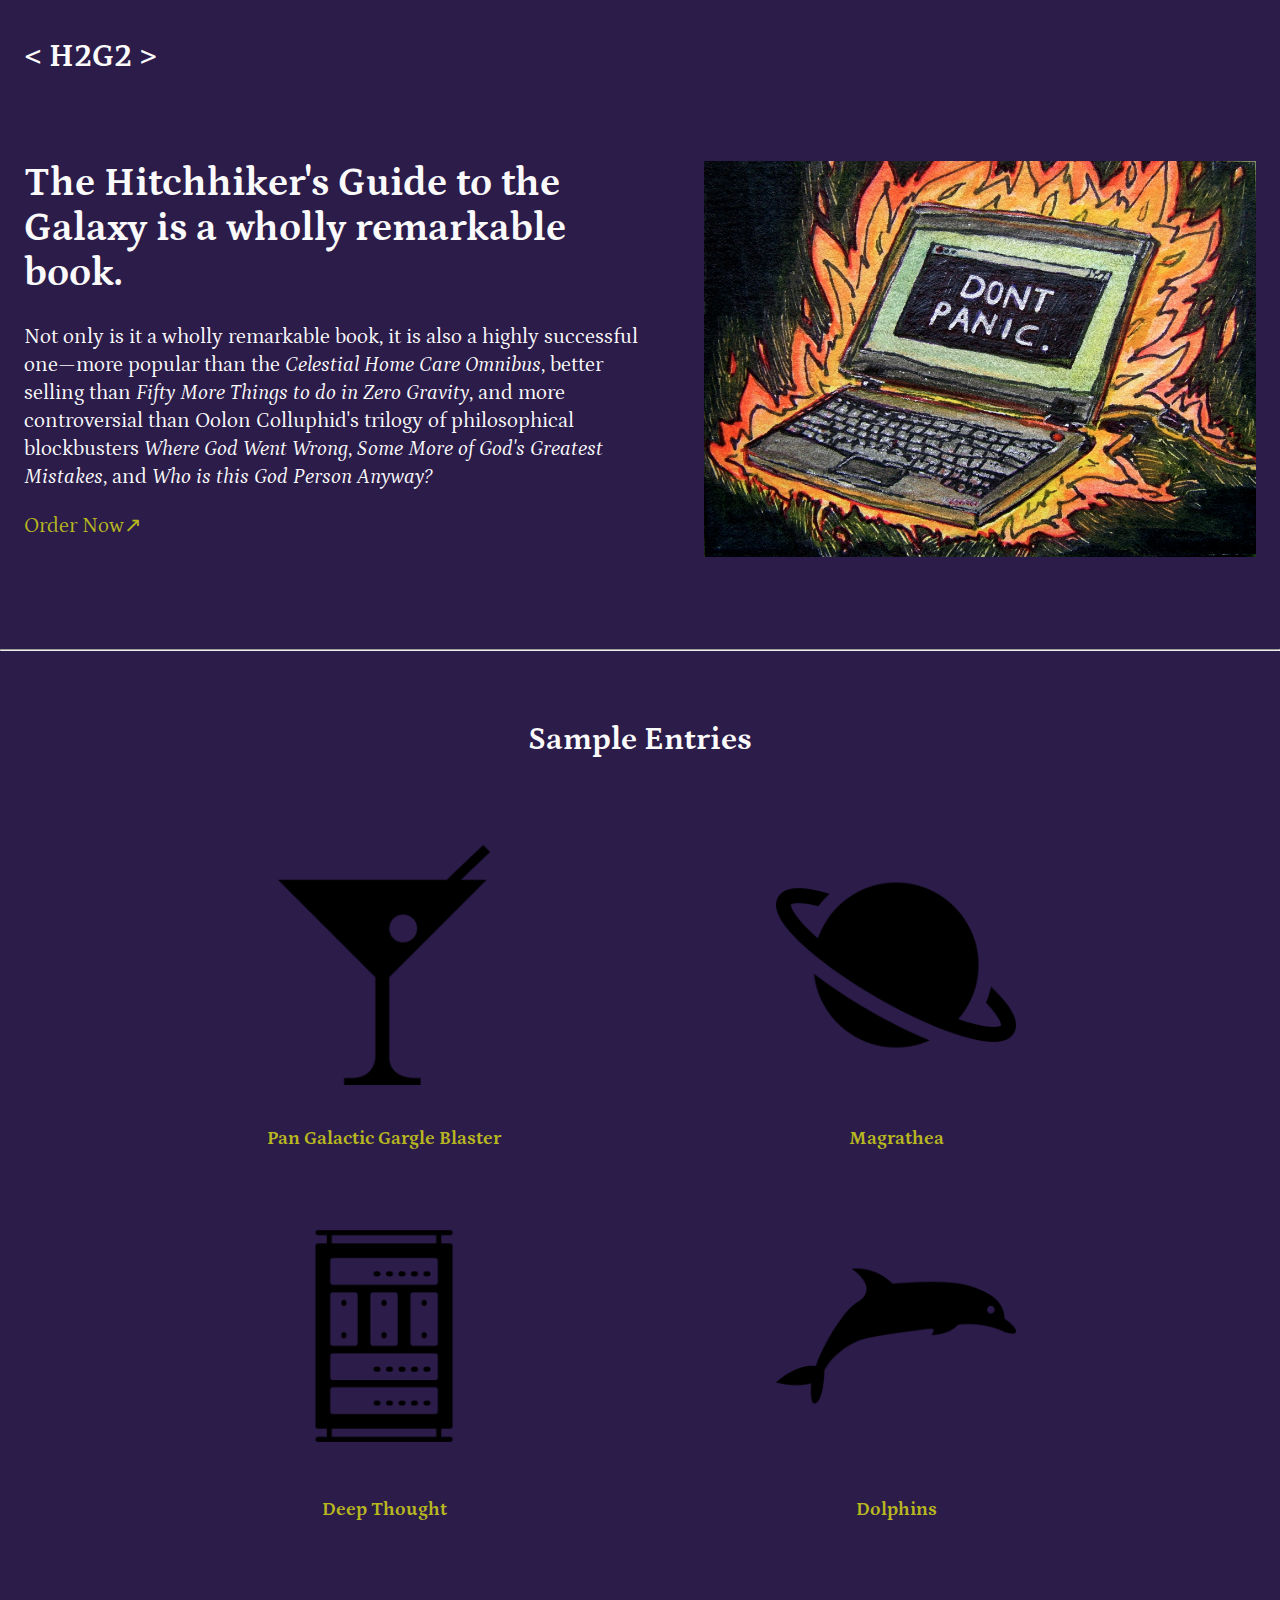
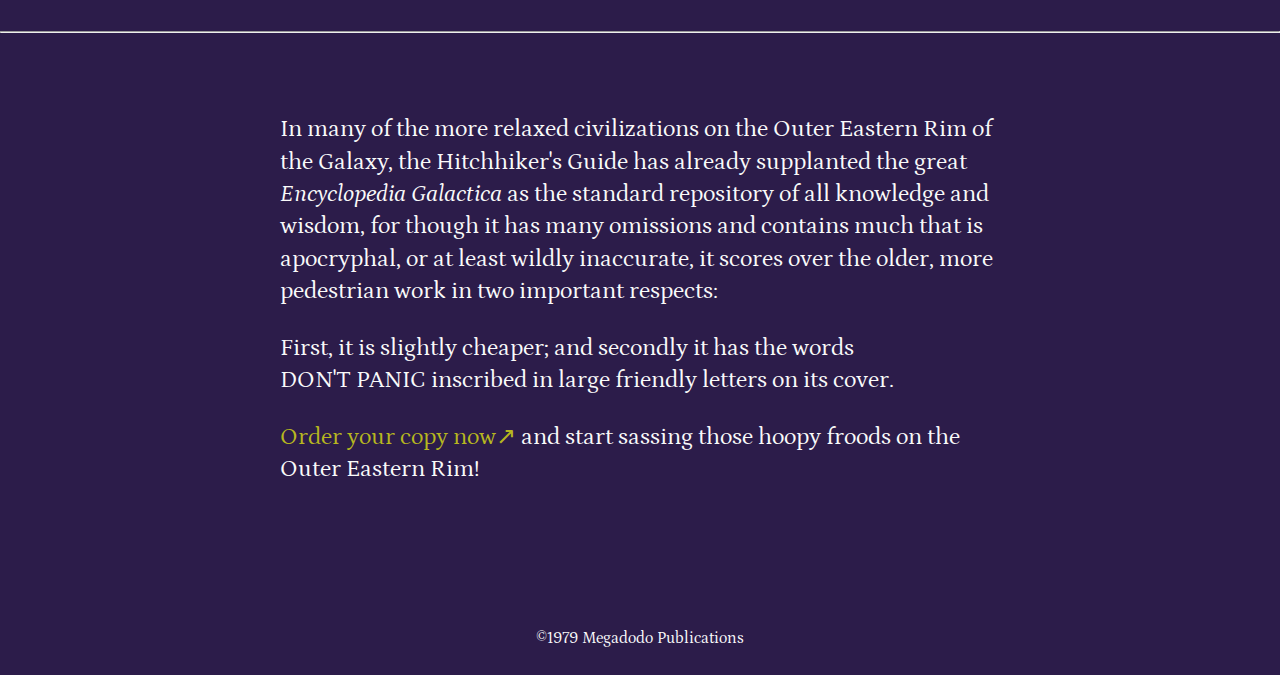
<file: index.html>
<!DOCTYPE html>
<html lang="en">
<head>
    <meta charset="UTF-8">
    <meta http-equiv="X-UA-Compatible" content="IE=edge">
    <meta name="viewport" content="width=device-width, initial-scale=1.0">
    <title>The Hitchhiker's Guide to the Galaxy</title>
    <link rel="stylesheet" href="styles.css">
</head>
<body>
    <div class="header">
        <h2>&lt; H2G2 &gt;</h2>
    </div>
    <div class="hero">
        <div class="hero-text">
            <h1>The Hitchhiker's Guide to the Galaxy is a wholly remarkable book.</h1>
            <p>Not only is it a wholly remarkable book, it is also a highly successful one&mdash;more popular than the <em>Celestial Home Care Omnibus</em>, better selling than <em>Fifty More Things to do in Zero Gravity</em>, and more controversial than Oolon Colluphid's trilogy of philosophical blockbusters <em>Where God Went Wrong</em>, <em>Some More of God's Greatest Mistakes</em>, and <em>Who is this God Person Anyway?</em></p>
            <p><a href="https://www.amazon.com/Ultimate-Hitchhikers-Guide-Galaxy/dp/0345453743/ref=sr_1_5?crid=3J5GGHZNV8WLA&keywords=hitchiker%27s+guide+to+the+galaxy&qid=1681856227&sprefix=hitcchiker%2Caps%2C116&sr=8-5" target="_blank">Order Now&#8599;</a></p>
        </div>
        <div class="hero-image">
            <img id="dont-panic" src="images/dont-panic.webp" alt="Flaming computer with the words 'Don't Panic' on the screen">
        </div>
    </div>
    <hr>
    <div class="sample-entries">
        <h2>Sample Entries</h2>
        <div class="entries">
            <div class="cardset-one">
                <a href="pan-galactic-gargle-blaster.html">
                    <div class="card">
                        <img src="images/pggb.webp" alt="cocktail">
                        <div class="card-title">
                            <h3>Pan Galactic Gargle Blaster</h3>
                        </div>
                    </div>
                </a>
                <a href="deep-thought.html">
                    <div class="card">
                        <img src="images/deep-thought.webp" alt="supercomputer">
                        <div class="card-title">
                            <h3>Deep Thought</h3>
                        </div>
                    </div>
                </a>
            </div>
            <div class="cardset-two">
                <a href="magrathea.html">
                    <div class="card">
                        <img src="images/magrathea.webp" alt="planet">
                        <div class="card-title">
                            <h3>Magrathea</h3>
                        </div>
                    </div>
                </a>
                <a href="dolphins.html">
                    <div class="card">
                        <img src="images/dolphin.webp" alt="dolphin">
                        <div class="card-title">
                            <h3>Dolphins</h3>
                        </div>
                    </div>
                </a>
            </div>
        </div>
    </div>
    <hr>
    <div class="social-proof">
        <p>In many of the more relaxed civilizations on the Outer Eastern Rim of the Galaxy, the Hitchhiker's Guide has already supplanted the great <em>Encyclopedia Galactica</em> as the standard repository of all knowledge and wisdom, for though it has many omissions and contains much that is apocryphal, or at least wildly inaccurate, it scores over the older, more pedestrian work in two important respects:</p>
        <p>First, it is slightly cheaper; and secondly it has the words DON'T&nbsp;PANIC inscribed in large friendly letters on its cover.</p>
        <p><a href="https://www.amazon.com/Ultimate-Hitchhikers-Guide-Galaxy/dp/0345453743/ref=sr_1_5?crid=3J5GGHZNV8WLA&keywords=hitchiker%27s+guide+to+the+galaxy&qid=1681856227&sprefix=hitcchiker%2Caps%2C116&sr=8-5" target="_blank">Order your copy now&#8599;</a> and start sassing those hoopy froods on the Outer Eastern Rim!</p>
    </div>
    <div class="footer">
        <p>&copy;1979 Megadodo Publications</p>
    </div>
</body>
</html>
</file>
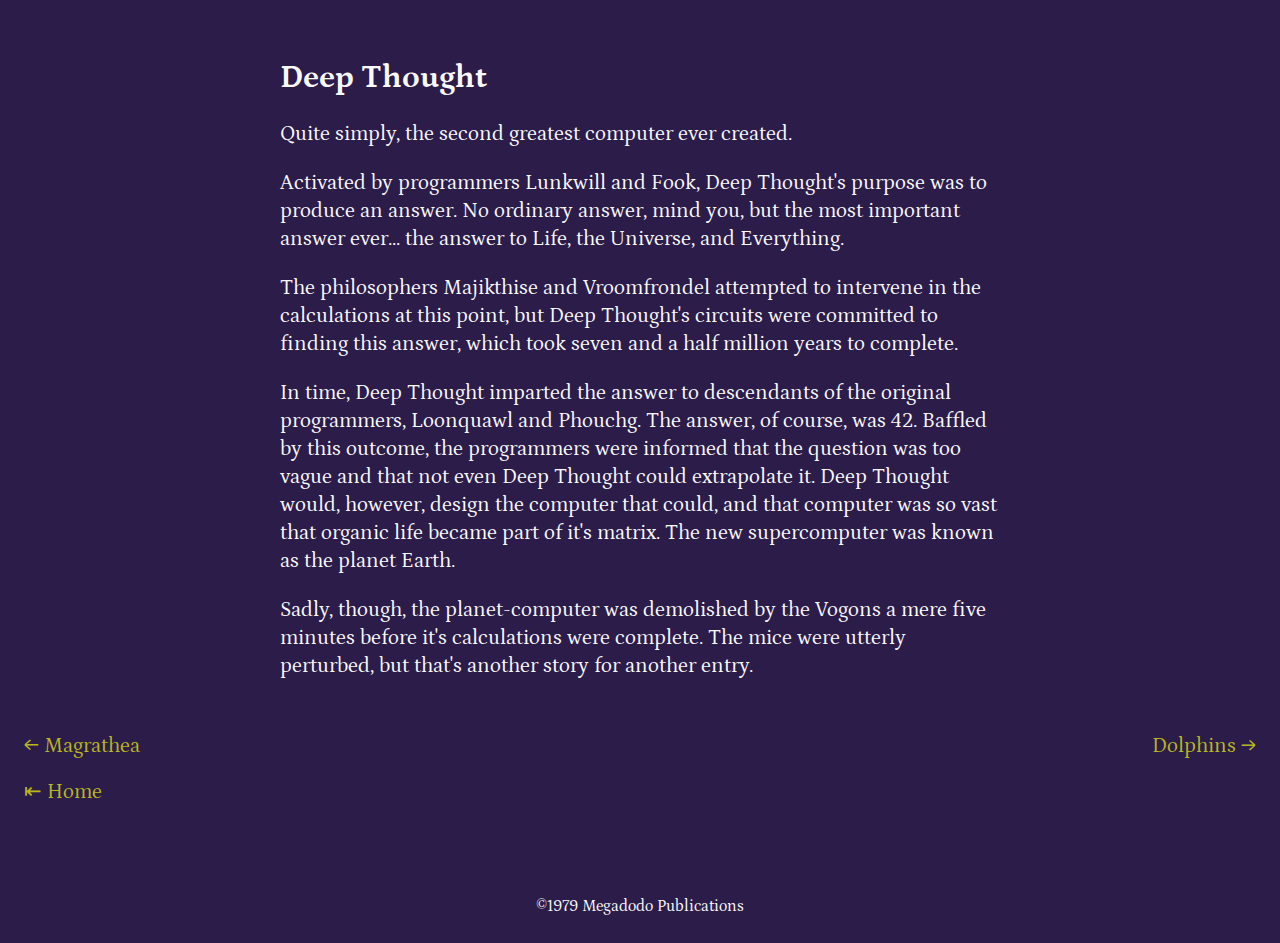
<file: deep-thought.html>
<!DOCTYPE html>
<html lang="en">
<head>
    <meta charset="UTF-8">
    <meta http-equiv="X-UA-Compatible" content="IE=edge">
    <meta name="viewport" content="width=device-width, initial-scale=1.0">
    <title>H2G2 - Deep Thought</title>
    <link rel="stylesheet" href="styles.css">
</head>
<body>
    <div class="entry-text">
        <h2>Deep Thought</h2>
        <p>Quite simply, the second greatest computer ever created.</p>
        <p>Activated by programmers Lunkwill and Fook, Deep Thought's purpose was to produce an answer. No ordinary answer, mind you, but the most important answer ever... the answer to Life, the Universe, and Everything.</p>
        <p>The philosophers Majikthise and Vroomfrondel attempted to intervene in the calculations at this point, but Deep Thought's circuits were committed to finding this answer, which took seven and a half million years to complete.</p>
        <p>In time, Deep Thought imparted the answer to descendants of the original programmers, Loonquawl and Phouchg. The answer, of course, was 42. Baffled by this outcome, the programmers were informed that the question was too vague and that not even Deep Thought could extrapolate it. Deep Thought would, however, design the computer that could, and that computer was so vast that organic life became part of it's matrix. The new supercomputer was known as the planet Earth.</p>
        <p>Sadly, though, the planet-computer was demolished by the Vogons a mere five minutes before it's calculations were complete. The mice were utterly perturbed, but that's another story for another entry.</p>
    </div>
    <div class="page-buttons">
        <div class="back-buttons">
            <p><a href="magrathea.html">&#8592; Magrathea</a></p>
            <p><a href="index.html">&#8676; Home</a></p>
        </div>
        <div class="forward-buttons">
            <p><a href="dolphins.html">Dolphins &#8594;</a></p>
        </div>
    </div>
    <div class="footer">
        <p>&copy;1979 Megadodo Publications</p>
    </div>
</body>
</html>
</file>
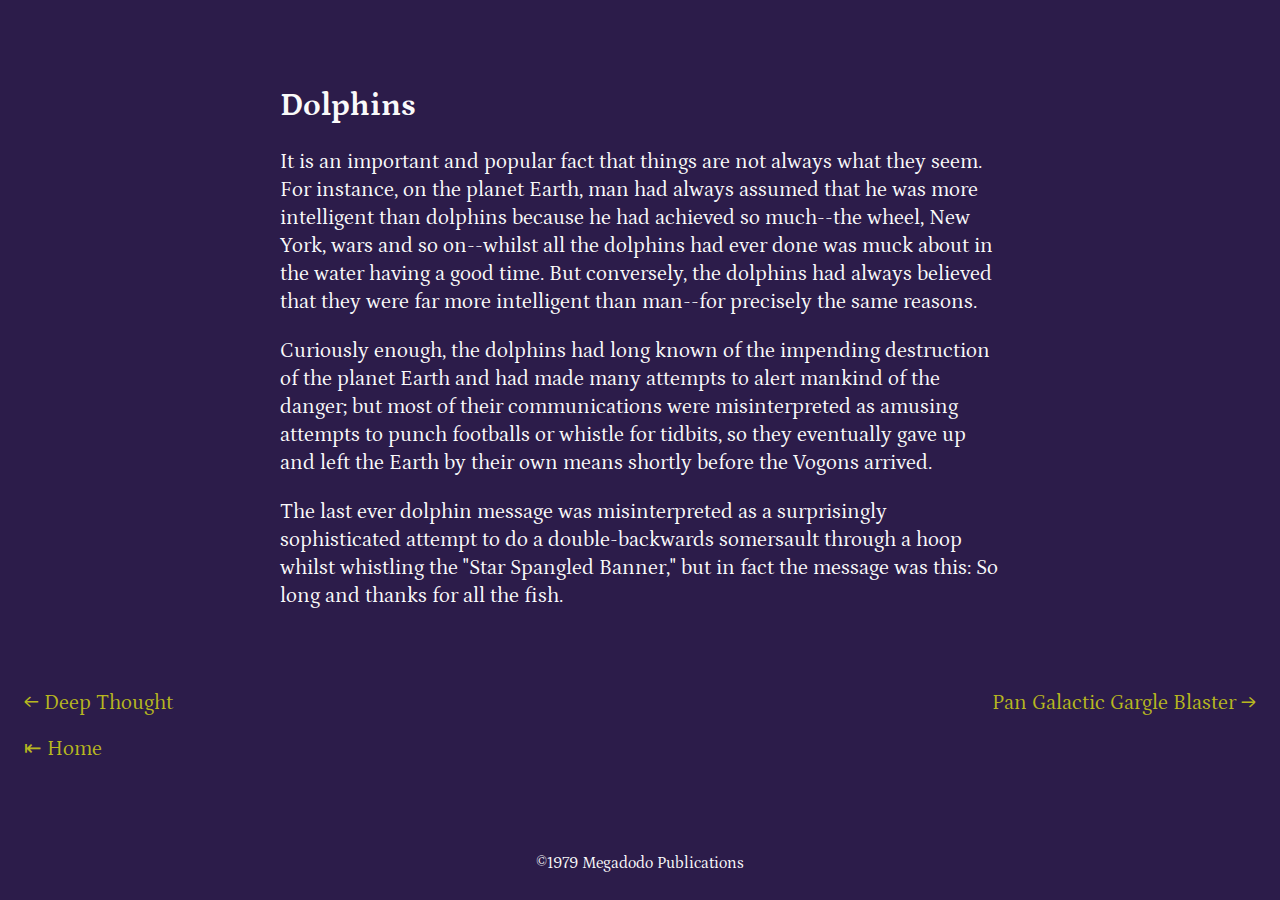
<file: dolphins.html>
<!DOCTYPE html>
<html lang="en">
<head>
    <meta charset="UTF-8">
    <meta http-equiv="X-UA-Compatible" content="IE=edge">
    <meta name="viewport" content="width=device-width, initial-scale=1.0">
    <title>H2G2 - Dolphins</title>
    <link rel="stylesheet" href="styles.css">
</head>
<body>
    <div class="entry-text">
        <h2>Dolphins</h2>
        <p>It is an important and popular fact that things are not always what they seem. For instance, on the planet Earth, man had always assumed that he was more intelligent than dolphins because he had achieved so much--the wheel, New York, wars and so on--whilst all the dolphins had ever done was muck about in the water having a good time. But conversely, the dolphins had always believed that they were far more intelligent than man--for precisely the same reasons.</p>
        <p>Curiously enough, the dolphins had long known of the impending destruction of the planet Earth and had made many attempts to alert mankind of the danger; but most of their communications were misinterpreted as amusing attempts to punch footballs or whistle for tidbits, so they eventually gave up and left the Earth by their own means shortly before the Vogons arrived.</p>
        <p>The last ever dolphin message was misinterpreted as a surprisingly sophisticated attempt to do a double-backwards somersault through a hoop whilst whistling the "Star Spangled Banner," but in fact the message was this: So long and thanks for all the fish.</p>
    </div>
    <div class="page-buttons">
        <div class="back-buttons">
            <p><a href="deep-thought.html">&#8592; Deep Thought</a></p>
            <p><a href="index.html">&#8676; Home</a></p>
        </div>
        <div class="forward-buttons">
            <p><a href="pan-galactic-gargle-blaster.html">Pan Galactic Gargle Blaster &#8594;</a></p>
        </div>
    </div>
    <div class="footer">
        <p>&copy;1979 Megadodo Publications</p>
    </div>
</body>
</html>
</file>
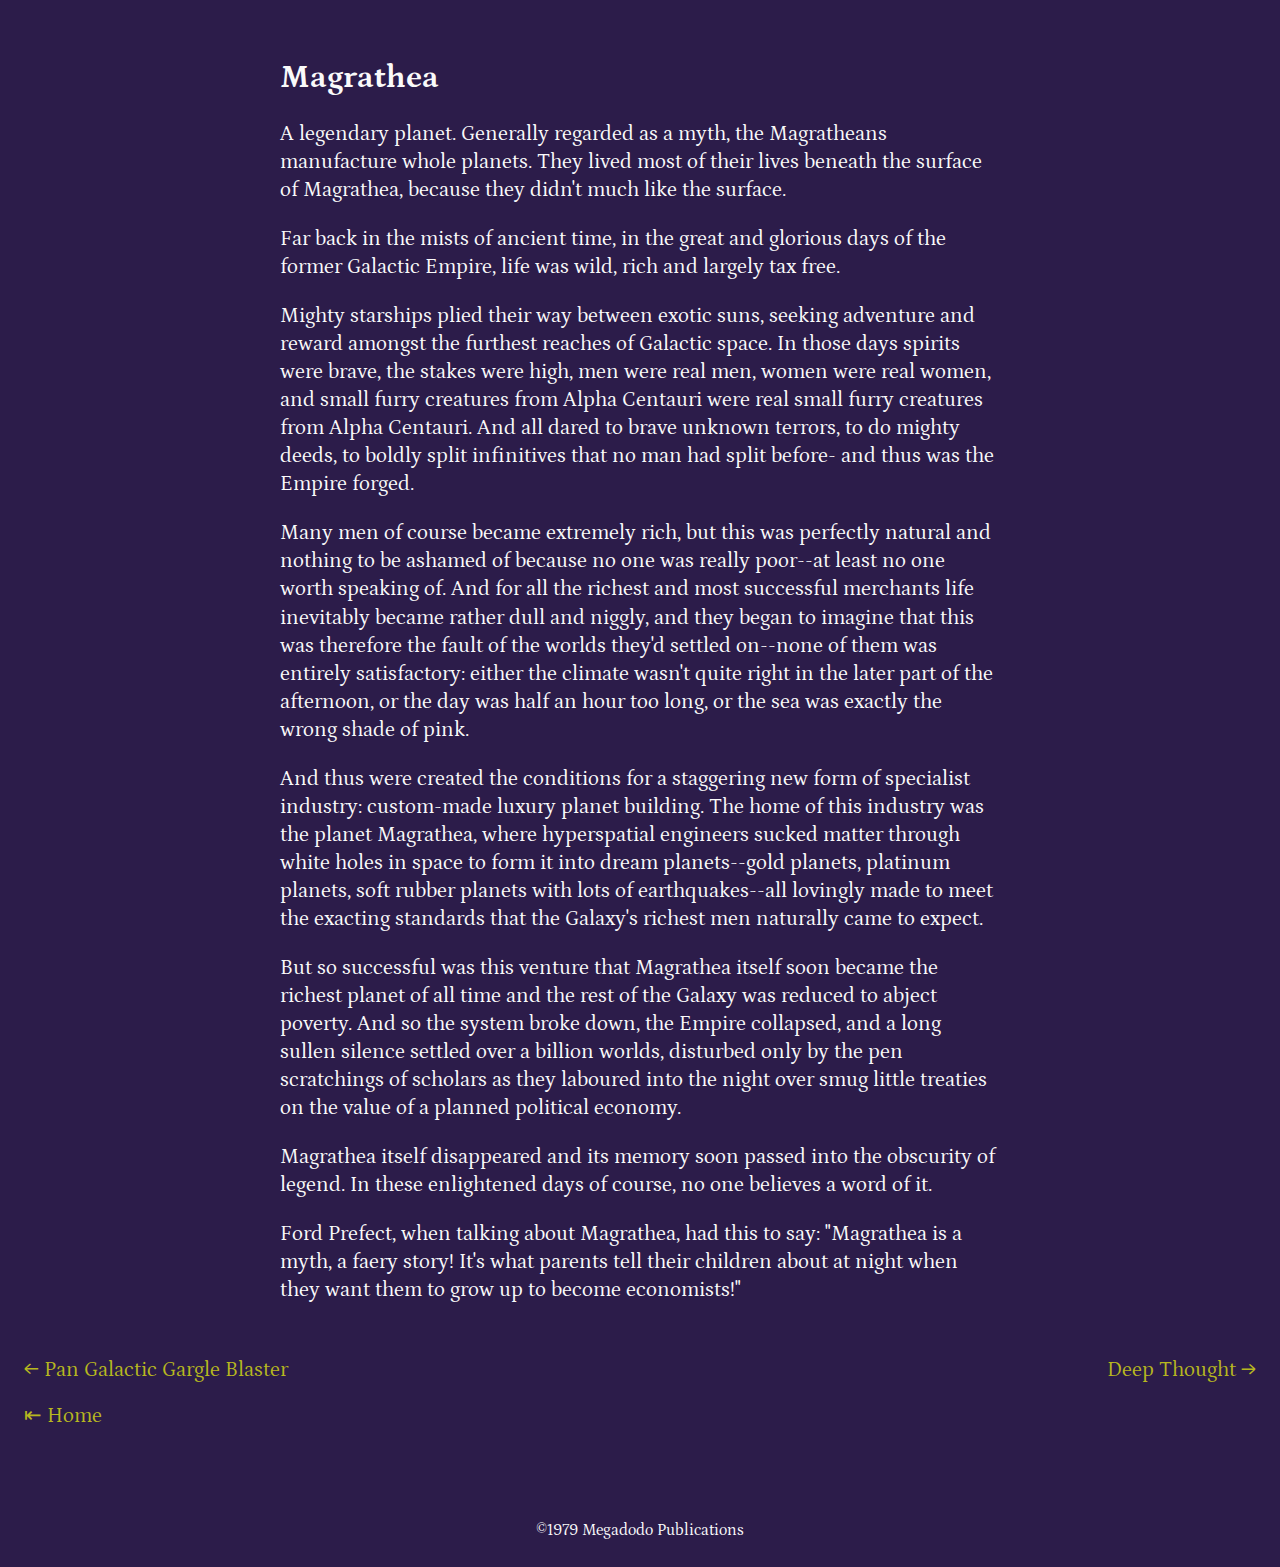
<file: magrathea.html>
<!DOCTYPE html>
<html lang="en">
<head>
    <meta charset="UTF-8">
    <meta http-equiv="X-UA-Compatible" content="IE=edge">
    <meta name="viewport" content="width=device-width, initial-scale=1.0">
    <title>H2G2 - Magrathea</title>
    <link rel="stylesheet" href="styles.css">
</head>
<body>
    <div class="entry-text">
        <h2>Magrathea</h2>
        <p>A legendary planet. Generally regarded as a myth, the Magratheans manufacture whole planets. They lived most of their lives beneath the surface of Magrathea, because they didn't much like the surface.</p>
        <p>Far back in the mists of ancient time, in the great and glorious days of the former Galactic Empire, life was wild, rich and largely tax free.</p>
        <p>Mighty starships plied their way between exotic suns, seeking adventure and reward amongst the furthest reaches of Galactic space. In those days spirits were brave, the stakes were high, men were real men, women were real women, and small furry creatures from Alpha Centauri were real small furry creatures from Alpha Centauri. And all dared to brave unknown terrors, to do mighty deeds, to boldly split infinitives that no man had split before- and thus was the Empire forged.</p>
        <p>Many men of course became extremely rich, but this was perfectly natural and nothing to be ashamed of because no one was really poor--at least no one worth speaking of. And for all the richest and most successful merchants life inevitably became rather dull and niggly, and they began to imagine that this was therefore the fault of the worlds they'd settled on--none of them was entirely satisfactory: either the climate wasn't quite right in the later part of the afternoon, or the day was half an hour too long, or the sea was exactly the wrong shade of pink.</p>
        <p>And thus were created the conditions for a staggering new form of specialist industry: custom-made luxury planet building. The home of this industry was the planet Magrathea, where hyperspatial engineers sucked matter through white holes in space to form it into dream planets--gold planets, platinum planets, soft rubber planets with lots of earthquakes--all lovingly made to meet the exacting standards that the Galaxy's richest men naturally came to expect.</p>
        <p>But so successful was this venture that Magrathea itself soon became the richest planet of all time and the rest of the Galaxy was reduced to abject poverty. And so the system broke down, the Empire collapsed, and a long sullen silence settled over a billion worlds, disturbed only by the pen scratchings of scholars as they laboured into the night over smug little treaties on the value of a planned political economy.</p>
        <p>Magrathea itself disappeared and its memory soon passed into the obscurity of legend. In these enlightened days of course, no one believes a word of it.</p>
        <p>Ford Prefect, when talking about Magrathea, had this to say: "Magrathea is a myth, a faery story! It's what parents tell their children about at night when they want them to grow up to become economists!"</p>
    </div>
    <div class="page-buttons">
        <div class="back-buttons">
            <p><a href="pan-galactic-gargle-blaster.html">&#8592; Pan Galactic Gargle Blaster</a></p>
            <p><a href="index.html">&#8676; Home</a></p>
        </div>
        <div class="forward-buttons">
            <p><a href="deep-thought.html">Deep Thought &#8594;</a></p>
        </div>
    </div>
    <div class="footer">
        <p>&copy;1979 Megadodo Publications</p>
    </div>
</body>
</html>
</file>
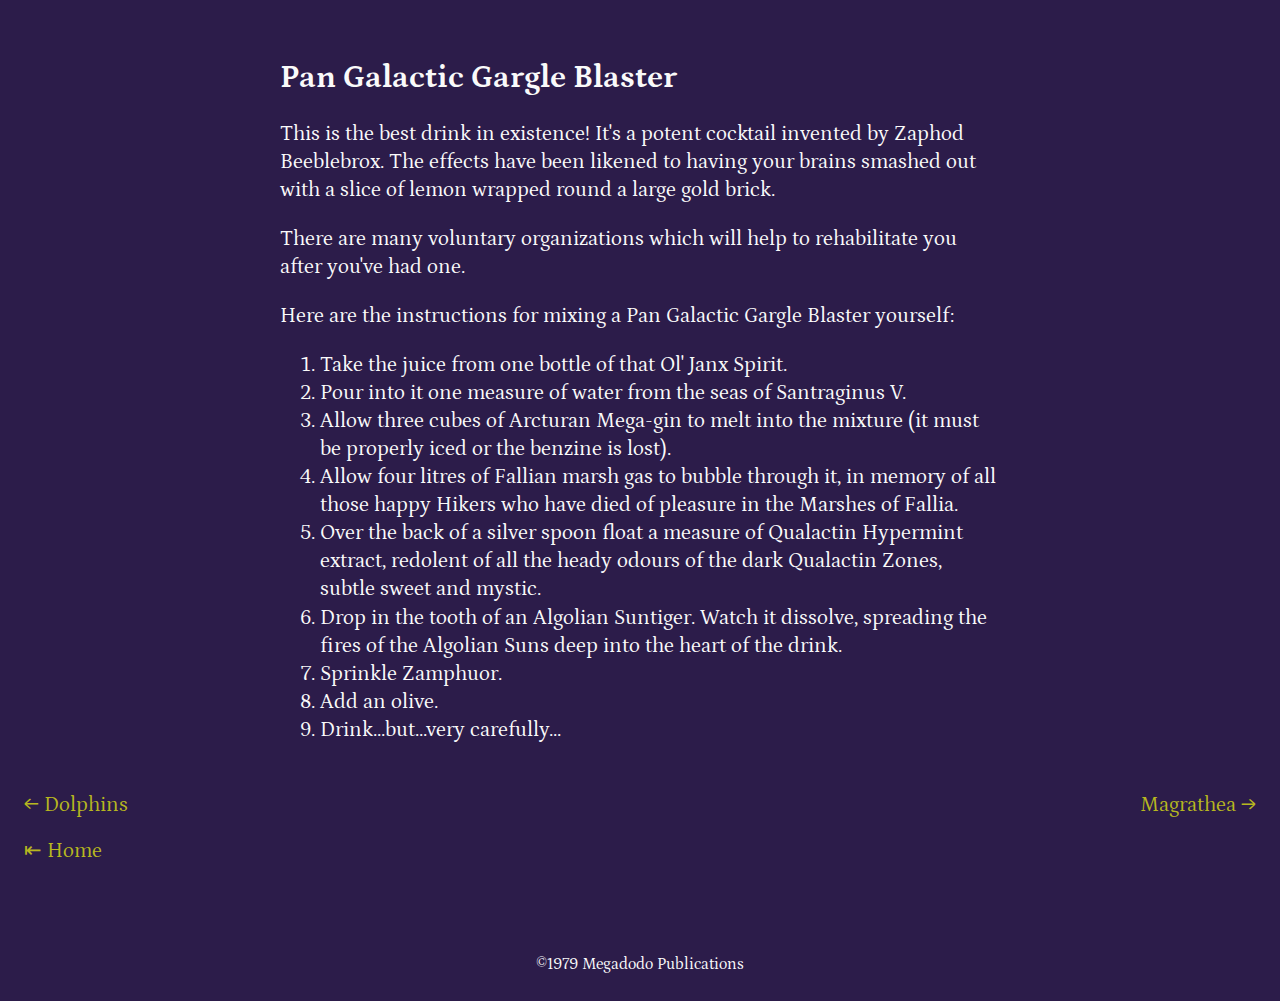
<file: pan-galactic-gargle-blaster.html>
<!DOCTYPE html>
<html lang="en">
<head>
    <meta charset="UTF-8">
    <meta http-equiv="X-UA-Compatible" content="IE=edge">
    <meta name="viewport" content="width=device-width, initial-scale=1.0">
    <title>The Hitchhiker's Guide to the Galaxy</title>
    <link rel="stylesheet" href="styles.css">
</head>
<body>
        <div class="entry-text">
            <h2>Pan Galactic Gargle Blaster</h2>
            <p>This is the best drink in existence! It's a potent cocktail invented by Zaphod Beeblebrox. The effects have been likened to having your brains smashed out with a slice of lemon wrapped round a large gold brick.</p>
            <p>There are many voluntary organizations which will help to rehabilitate you after you've had one.</p>
            <p>Here are the instructions for mixing a Pan Galactic Gargle Blaster yourself:</p>
            <ol>
                <li>Take the juice from one bottle of that Ol' Janx Spirit.</li>
                <li>Pour into it one measure of water from the seas of Santraginus V.</li>
                <li>Allow three cubes of Arcturan Mega-gin to melt into the mixture (it must be properly iced or the benzine is lost).</li>
                <li>Allow four litres of Fallian marsh gas to bubble through it, in memory of all those happy Hikers who have died of pleasure in the Marshes of Fallia.</li>
                <li>Over the back of a silver spoon float a measure of Qualactin Hypermint extract, redolent of all the heady odours of the dark Qualactin Zones, subtle sweet and mystic.</li>
                <li>Drop in the tooth of an Algolian Suntiger. Watch it dissolve, spreading the fires of the Algolian Suns deep into the heart of the drink.</li>
                <li>Sprinkle Zamphuor.</li>
                <li>Add an olive.</li>
                <li>Drink...but...very carefully...</li>
            </ol>
        </div>
        <div class="page-buttons">
            <div class="back-buttons">
                <p><a href="dolphins.html">&#8592; Dolphins</a></p>
                <p><a href="index.html">&#8676; Home</a></p>
            </div>
            <div class="forward-buttons">
                <p><a href="magrathea.html">Magrathea &#8594;</a></p>
            </div>
        </div>
    </div>
    <div class="footer">
        <p>&copy;1979 Megadodo Publications</p>
    </div>
</body>
</html>
</file>
<file: styles.css>
@import url('https://fonts.googleapis.com/css2?family=Petrona:ital,wght@0,400;0,600;1,400&display=swap');

/*General page styles*/

* {
    font-family: "Petrona", serif;
    background-color: #2c1c4a;
    color: #fafafa;
}

body {
    max-width: 1280px;
    margin: auto;
    display: flex;
    flex-direction: column;
    min-height: 100vh;
}

h1 {
    font-size: 2.5rem;
    margin-top: 0px;
}

.header {
    display: flex;
    justify-content: flex-start;
    align-items: center;
    padding: 12px 24px 48px 24px;
}

h2 {
    font-size: 2rem;
}

li {
    font-size: 1.4rem;
}

.hero {
    padding: 12px 24px 80px 24px;
    display: flex;
    gap: 64px;
}

.hero-text {
    max-width: 50%;
}

.hero-text > p {
    font-size: 1.3rem;
    line-height: 135%;
}

#dont-panic {
    max-width: 100%;
    height: auto;
    
}

.entries {
    display: flex;
    justify-content: space-evenly;
    flex-flow: row wrap;
    gap: 32px;
    padding: 12px 24px 48px 24px;
}

.sample-entries {
    padding: 12px 24px 12px 24px;
}

.sample-entries > h2 {
    text-align: center;
    font-size: 2rem;
    padding-top: 24px;
    padding-bottom: 24px;
}

/*Card styles*/

.card-title > h3 {
    font-size: 1.2rem;
}

.card {
    width: 240px;
    padding: 24px;
    padding-top: 0px;
    display: flex;
    flex-direction: column;
    justify-content: space-between;
    align-items: center;
    text-align: center;
}

.card > img {
    width: 240px;
    height: 240px;
    padding: 24px;
    text-align: center;
    object-fit: cover;
}

.card > img:hover {
    background-color: rgb(43, 170, 43);
    transition: 0.15s;
}

.social-proof {
    max-width: 720px;
    margin: auto;
    font-size: 1.5rem;
    line-height: 135%;
    padding-top: 48px;
    padding-bottom: 48px;

}

.entry-text {
    max-width: 720px;
    margin: auto;
    padding: 12px 24px 12px 24px;
}

.entry-text > h2 {
    margin-top: 48px;
    margin-bottom: 24px;
    text-align: left;
}

.entry-text > p {
    font-size: 1.3rem;
    line-height: 135%;
}

ol > li {
    font-size: 1.3rem;
    line-height: 135%;
}

.page-buttons {
    display: flex;
    justify-content: space-between;
    padding-left: 24px;
    padding-right: 24px;
    font-size: 1.3rem;
}

.footer {
    margin-top: auto;
    text-align: center;
    margin-top: 56px;
    margin-bottom: 12px;
}

hr {
    margin-left: 0;
    margin-right: 0;
}

/*Link styles*/

a {
    text-decoration: none;
    color: #b7b71f;
}

a:hover {
    text-decoration: none;
    color: #f0f08f;
    transition: 0.15s;
}

h3 {
    color: #b7b71f;
}

.card:hover h3 {
    color: #f0f08f;
    transition: 0.15s;
}

/*Media query for mobile*/

@media (max-width: 960px) {
    .hero {
        display: flex;
        flex-direction: column;
        gap: 40px;
    }
    
    .hero-text {
        max-width: 100%;
    }

    .entries {
        flex-direction: column;
        align-items: center;
    }
}
</file>
